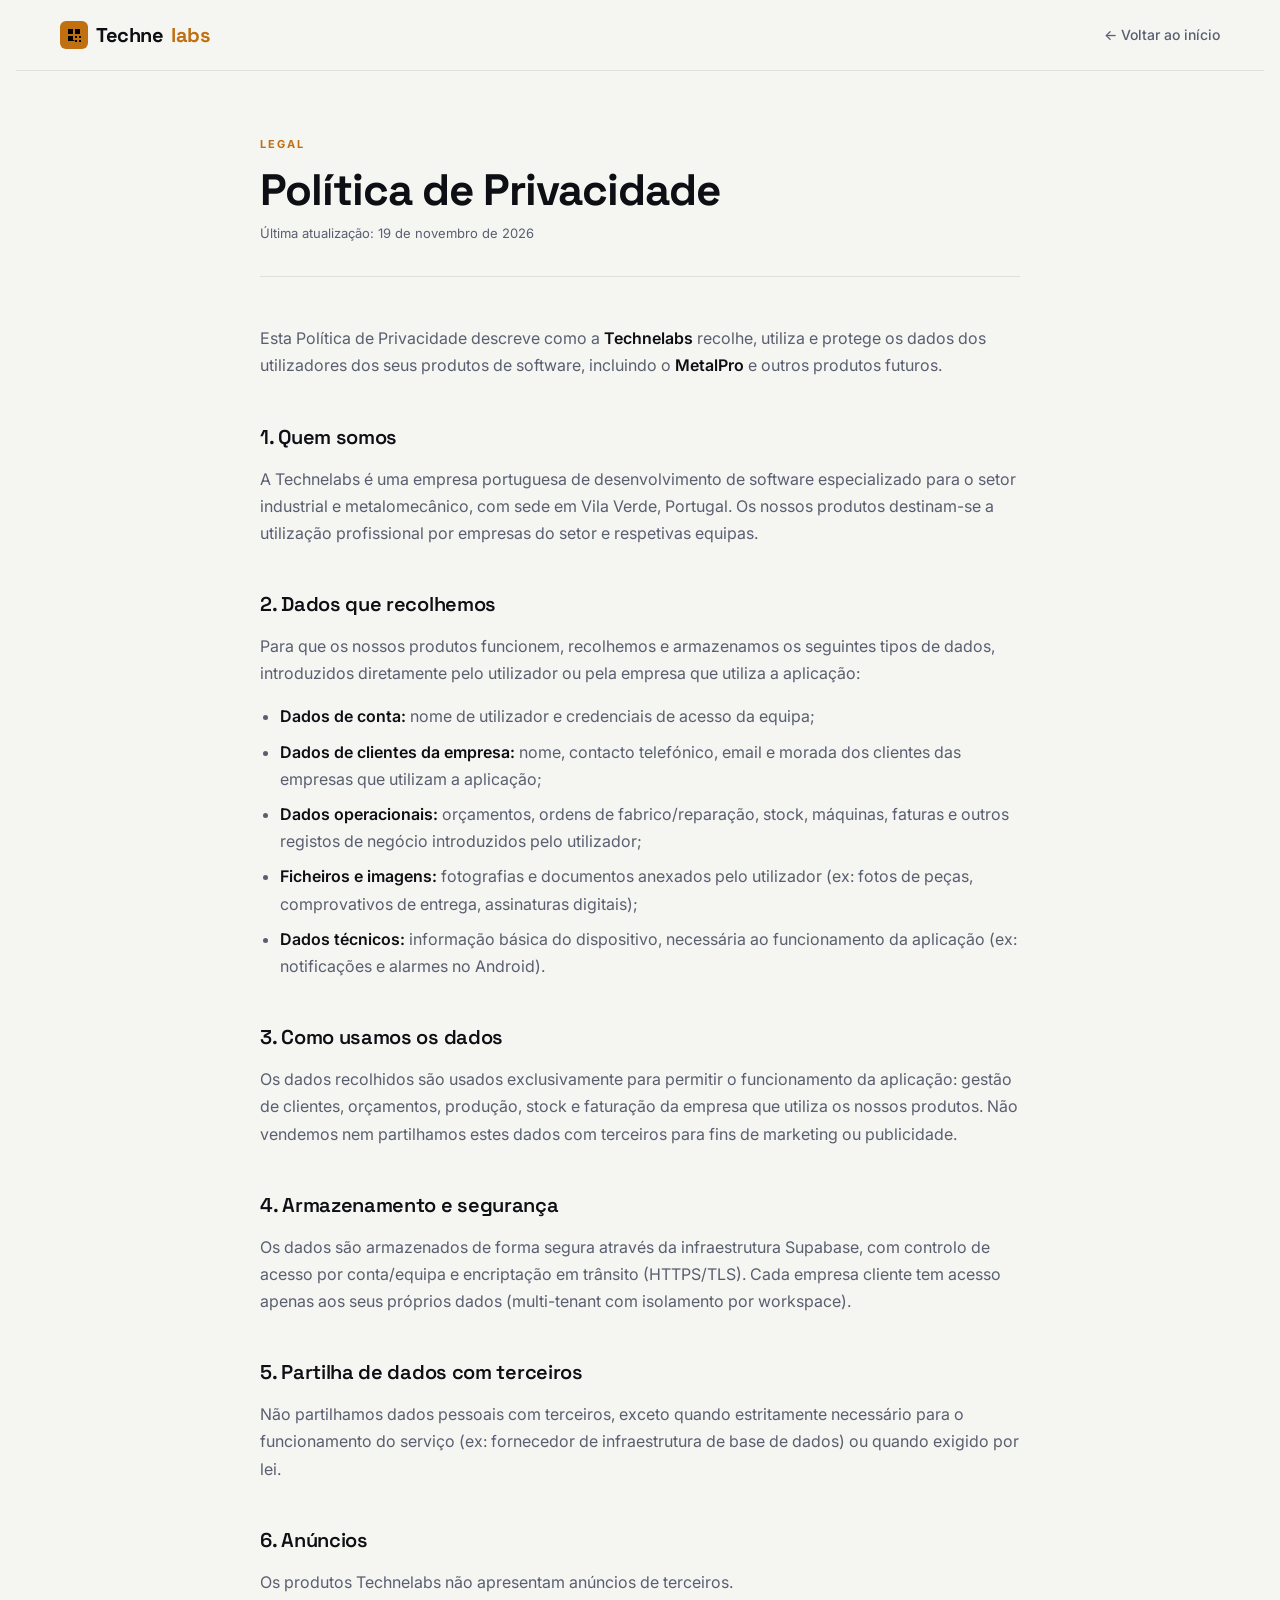
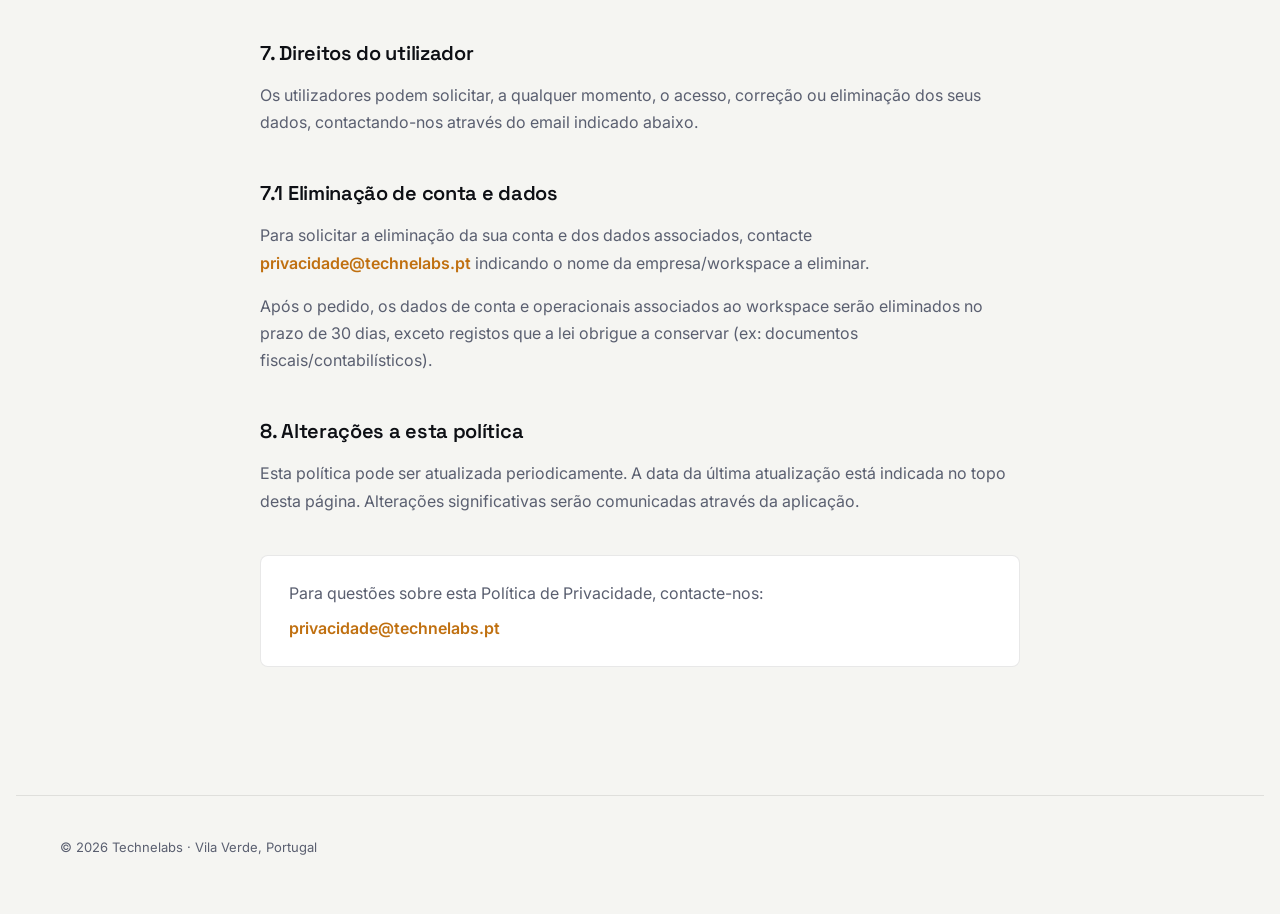
<file: privacidade.html>
<!doctype html>
<html lang="pt-PT">
<head>
<meta charset="UTF-8">
<meta name="viewport" content="width=device-width, initial-scale=1.0, viewport-fit=cover">
<title>Política de Privacidade — Technelabs</title>
<meta name="claude:viewport-fit-sides" content="cover">
<link rel="stylesheet" href="https://fonts.googleapis.com/css2?family=Space+Grotesk:wght@400;500;600;700&family=Inter:wght@400;500&display=swap">

</head>
<body>
<style>
:root {
  --bg: #0a0c10;
  --bg2: #111318;
  --bg3: #1a1d24;
  --fg: #e8eaf0;
  --fg2: #9499a8;
  --accent: #e8a020;
  --border: rgba(255,255,255,0.08);
  --radius: 8px;
  color-scheme: dark;
  --font-head: 'Space Grotesk', system-ui, sans-serif;
  --font-body: 'Inter', system-ui, sans-serif;
}
@media (prefers-color-scheme: light) {
  :root:not([data-theme="dark"]) {
    --bg: #f5f5f2; --bg2: #ffffff; --bg3: #ebebeb;
    --fg: #0d0f14; --fg2: #5a5f70; --accent: #c07010;
    --border: rgba(0,0,0,0.09); color-scheme: light;
  }
}
:root[data-theme="light"] {
  --bg: #f5f5f2; --bg2: #ffffff; --bg3: #ebebeb;
  --fg: #0d0f14; --fg2: #5a5f70; --accent: #c07010;
  --border: rgba(0,0,0,0.09); color-scheme: light;
}
*, *::before, *::after { box-sizing: border-box; margin: 0; padding: 0; }
body {
  background: var(--bg);
  color: var(--fg);
  font-family: var(--font-body);
  font-size: 16px;
  line-height: 1.7;
  padding-left: max(16px, env(safe-area-inset-left, 0px));
  padding-right: max(16px, env(safe-area-inset-right, 0px));
}
.wrap { max-width: 1160px; margin: 0 auto; }
nav {
  position: sticky;
  top: env(safe-area-inset-top, 0px);
  z-index: 100;
  background: rgba(10,12,16,0.92);
  backdrop-filter: blur(12px);
  border-bottom: 1px solid var(--border);
}
@media (prefers-color-scheme: light) {
  :root:not([data-theme="dark"]) nav { background: rgba(245,245,242,0.92); }
}
:root[data-theme="light"] nav { background: rgba(245,245,242,0.92); }
.nav-inner { display: flex; align-items: center; justify-content: space-between; padding-block: 18px; }
.logo {
  font-family: var(--font-head); font-weight: 700; font-size: 20px;
  color: var(--fg); text-decoration: none; letter-spacing: -0.5px;
  display: flex; align-items: center; gap: 8px;
}
.logo span { color: var(--accent); }
.logo-mark {
  width: 28px; height: 28px; background: var(--accent); border-radius: 6px;
  display: flex; align-items: center; justify-content: center;
}
.logo-mark svg { width: 16px; height: 16px; fill: #000; }
.nav-back { font-size: 14px; color: var(--fg2); text-decoration: none; font-weight: 500; transition: color .15s; }
.nav-back:hover { color: var(--fg); }

.content-wrap {
  max-width: 760px;
  margin: 0 auto;
  padding-block: 64px;
}
.page-eyebrow {
  font-size: 11px; font-weight: 700; letter-spacing: 2px;
  text-transform: uppercase; color: var(--accent); margin-bottom: 12px;
}
h1 {
  font-family: var(--font-head); font-size: clamp(28px, 5vw, 44px);
  font-weight: 700; letter-spacing: -1px; line-height: 1.1;
  margin-bottom: 8px;
}
.meta { font-size: 13px; color: var(--fg2); margin-bottom: 48px; padding-bottom: 32px; border-bottom: 1px solid var(--border); }
h2 {
  font-family: var(--font-head); font-size: 20px; font-weight: 600;
  letter-spacing: -0.3px; margin-top: 40px; margin-bottom: 12px; color: var(--fg);
}
p { color: var(--fg2); margin-bottom: 16px; }
ul { color: var(--fg2); padding-left: 20px; margin-bottom: 16px; }
li { margin-bottom: 8px; }
strong { color: var(--fg); font-weight: 600; }
.contact-box {
  background: var(--bg2); border: 1px solid var(--border); border-radius: var(--radius);
  padding: 24px 28px; margin-top: 40px;
}
.contact-box p { margin: 0; }
.contact-email { color: var(--accent); font-weight: 600; }

footer { padding-block: 40px; border-top: 1px solid var(--border); margin-top: 64px; }
.footer-copy { font-size: 13px; color: var(--fg2); }
</style>

<nav>
  <div class="wrap nav-inner">
    <a href="/" class="logo">
      <div class="logo-mark"><svg viewBox="0 0 16 16"><path d="M2 2h5v5H2zM9 2h5v5H9zM2 9h5v5H9zM2 9h5v5H2zM9 9h2v2H9zM13 9h2v2H13zM9 13h2v2H9zM13 13h2v2H13z"/></svg></div>
      Techne<span>labs</span>
    </a>
    <a href="/" class="nav-back">← Voltar ao início</a>
  </div>
</nav>

<div class="wrap">
  <div class="content-wrap">
    <div class="page-eyebrow">Legal</div>
    <h1>Política de Privacidade</h1>
    <p class="meta">Última atualização: 19 de novembro de 2026</p>

    <p>Esta Política de Privacidade descreve como a <strong>Technelabs</strong> recolhe, utiliza e protege os dados dos utilizadores dos seus produtos de software, incluindo o <strong>MetalPro</strong> e outros produtos futuros.</p>

    <h2>1. Quem somos</h2>
    <p>A Technelabs é uma empresa portuguesa de desenvolvimento de software especializado para o setor industrial e metalomecânico, com sede em Vila Verde, Portugal. Os nossos produtos destinam-se a utilização profissional por empresas do setor e respetivas equipas.</p>

    <h2>2. Dados que recolhemos</h2>
    <p>Para que os nossos produtos funcionem, recolhemos e armazenamos os seguintes tipos de dados, introduzidos diretamente pelo utilizador ou pela empresa que utiliza a aplicação:</p>
    <ul>
      <li><strong>Dados de conta:</strong> nome de utilizador e credenciais de acesso da equipa;</li>
      <li><strong>Dados de clientes da empresa:</strong> nome, contacto telefónico, email e morada dos clientes das empresas que utilizam a aplicação;</li>
      <li><strong>Dados operacionais:</strong> orçamentos, ordens de fabrico/reparação, stock, máquinas, faturas e outros registos de negócio introduzidos pelo utilizador;</li>
      <li><strong>Ficheiros e imagens:</strong> fotografias e documentos anexados pelo utilizador (ex: fotos de peças, comprovativos de entrega, assinaturas digitais);</li>
      <li><strong>Dados técnicos:</strong> informação básica do dispositivo, necessária ao funcionamento da aplicação (ex: notificações e alarmes no Android).</li>
    </ul>

    <h2>3. Como usamos os dados</h2>
    <p>Os dados recolhidos são usados exclusivamente para permitir o funcionamento da aplicação: gestão de clientes, orçamentos, produção, stock e faturação da empresa que utiliza os nossos produtos. Não vendemos nem partilhamos estes dados com terceiros para fins de marketing ou publicidade.</p>

    <h2>4. Armazenamento e segurança</h2>
    <p>Os dados são armazenados de forma segura através da infraestrutura Supabase, com controlo de acesso por conta/equipa e encriptação em trânsito (HTTPS/TLS). Cada empresa cliente tem acesso apenas aos seus próprios dados (multi-tenant com isolamento por workspace).</p>

    <h2>5. Partilha de dados com terceiros</h2>
    <p>Não partilhamos dados pessoais com terceiros, exceto quando estritamente necessário para o funcionamento do serviço (ex: fornecedor de infraestrutura de base de dados) ou quando exigido por lei.</p>

    <h2>6. Anúncios</h2>
    <p>Os produtos Technelabs não apresentam anúncios de terceiros.</p>

    <h2>7. Direitos do utilizador</h2>
    <p>Os utilizadores podem solicitar, a qualquer momento, o acesso, correção ou eliminação dos seus dados, contactando-nos através do email indicado abaixo.</p>

    <h2 id="eliminar-conta">7.1 Eliminação de conta e dados</h2>
    <p>Para solicitar a eliminação da sua conta e dos dados associados, contacte <strong class="contact-email">privacidade@technelabs.pt</strong> indicando o nome da empresa/workspace a eliminar.</p>
    <p>Após o pedido, os dados de conta e operacionais associados ao workspace serão eliminados no prazo de 30 dias, exceto registos que a lei obrigue a conservar (ex: documentos fiscais/contabilísticos).</p>

    <h2>8. Alterações a esta política</h2>
    <p>Esta política pode ser atualizada periodicamente. A data da última atualização está indicada no topo desta página. Alterações significativas serão comunicadas através da aplicação.</p>

    <div class="contact-box">
      <p>Para questões sobre esta Política de Privacidade, contacte-nos:</p>
      <p style="margin-top:8px;"><strong class="contact-email">privacidade@technelabs.pt</strong></p>
    </div>
  </div>
</div>

<footer>
  <div class="wrap">
    <p class="footer-copy">© 2026 Technelabs · Vila Verde, Portugal</p>
  </div>
</footer>
</body>
</html>
</file>
